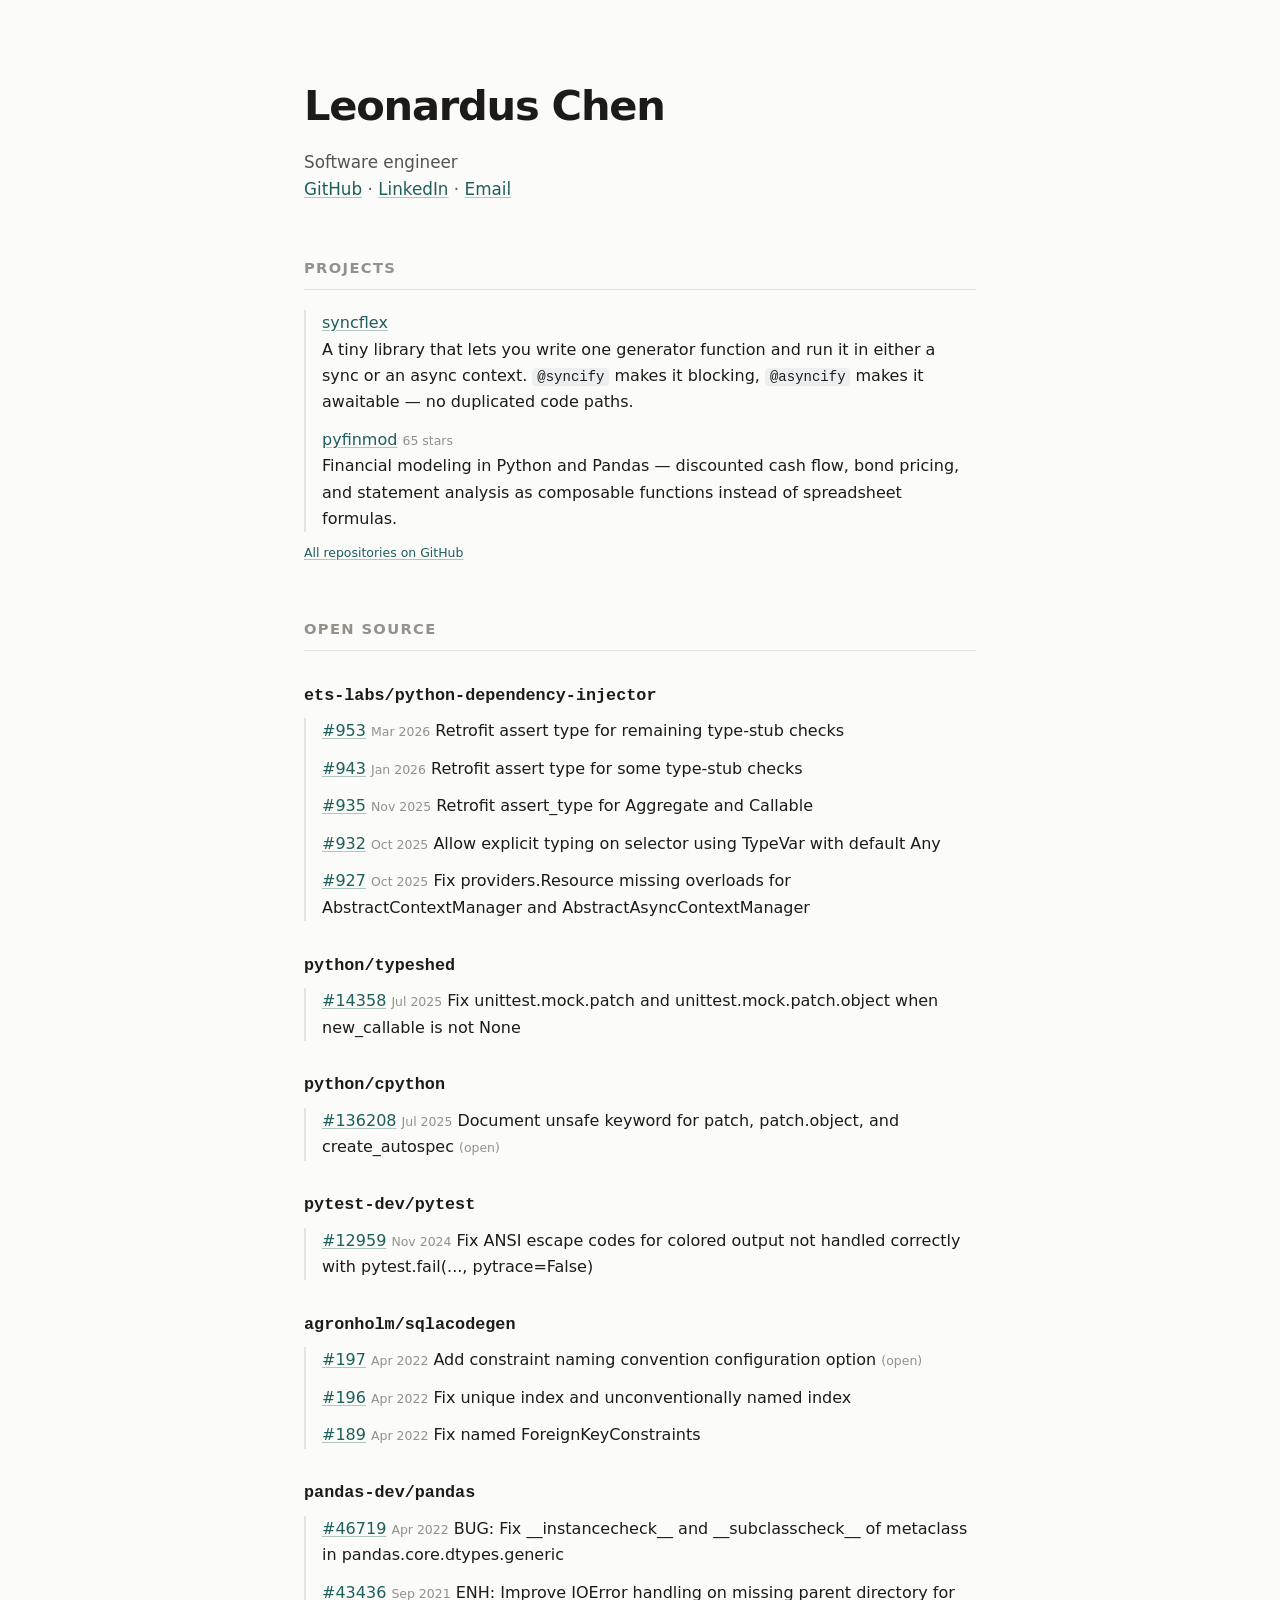
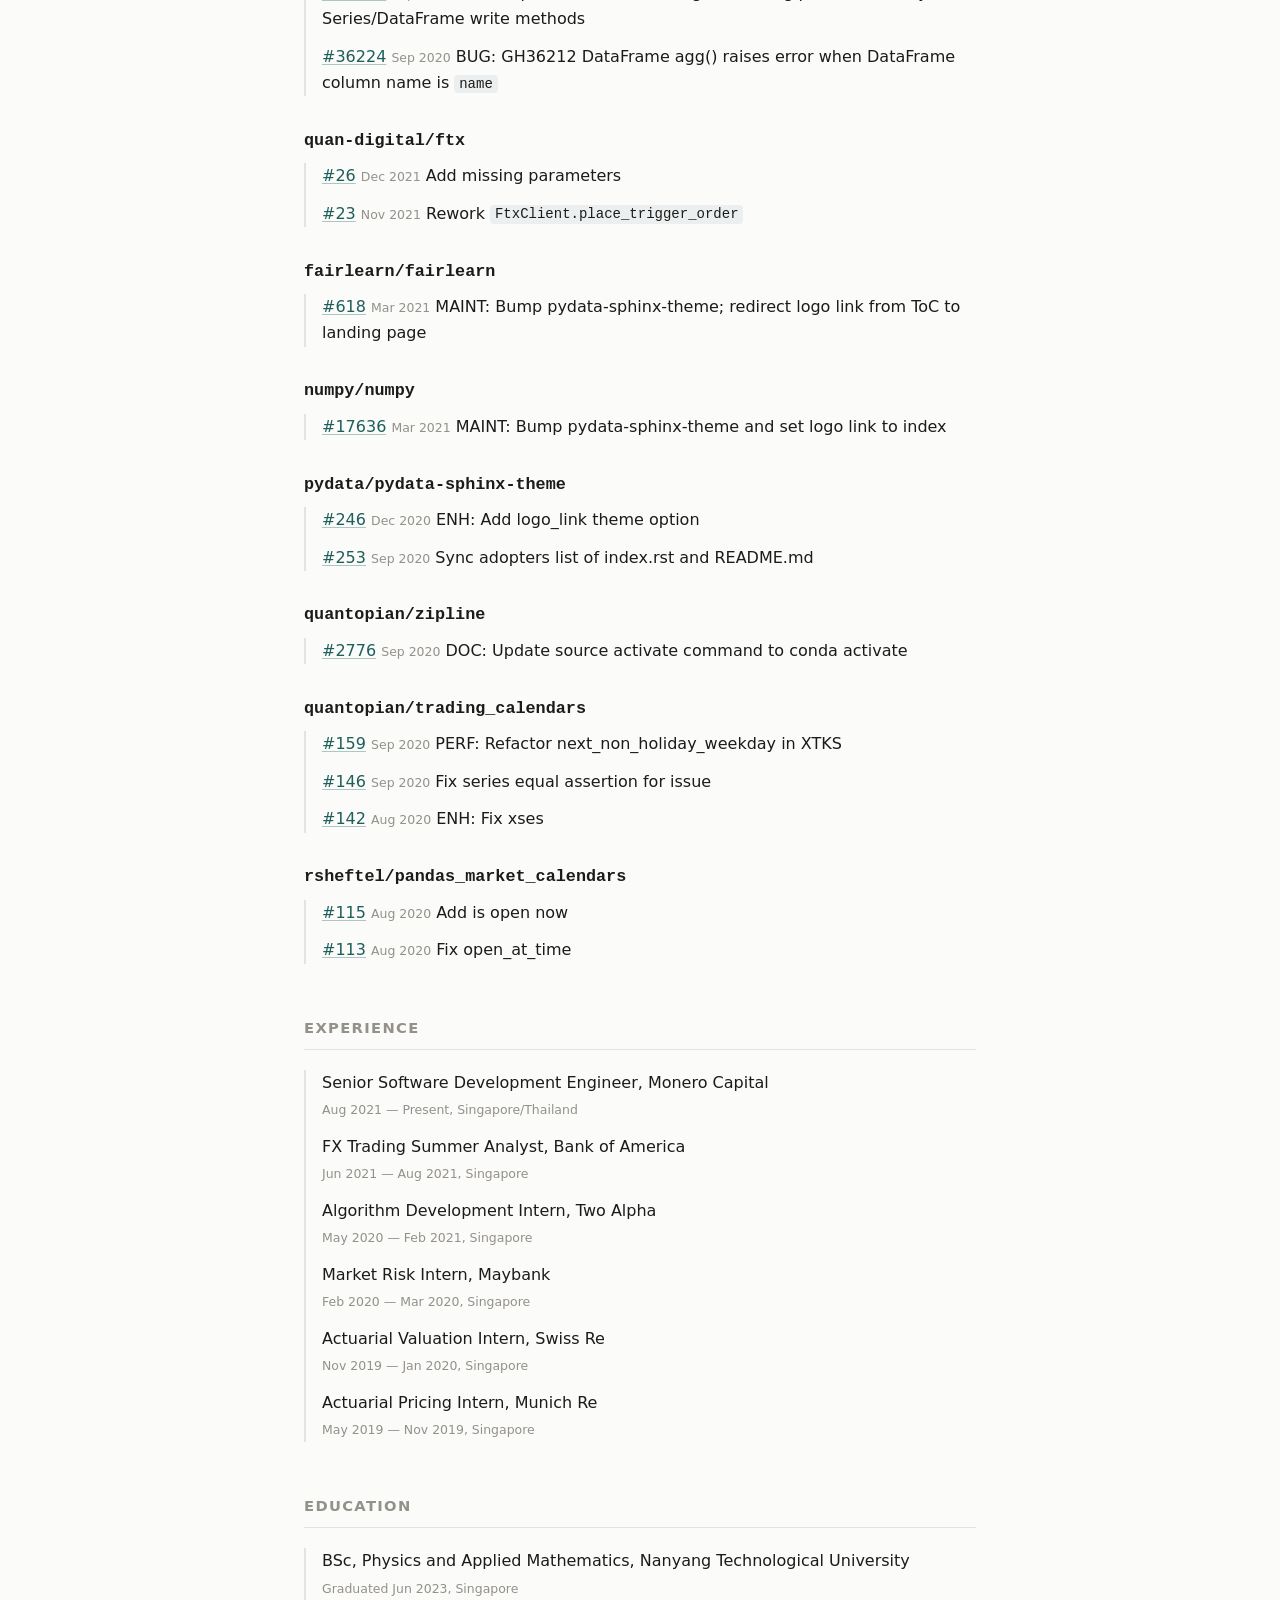
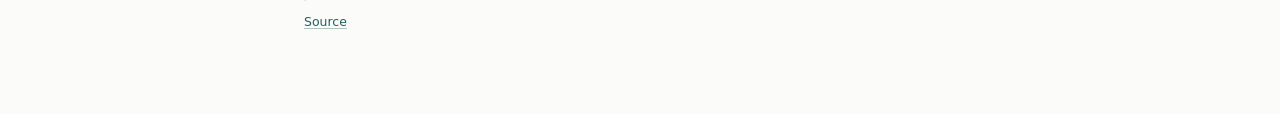
<file: index.html>
<!DOCTYPE html>
<!-- GENERATED BY build.py — edit content.toml, not this file. -->
<html lang="en">
<head>
<meta charset="utf-8">
<meta name="viewport" content="width=device-width, initial-scale=1">
<title>Leonardus Chen</title>
<meta name="description" content="Leonardus Chen — software engineer in Singapore. Python, backend systems, and the occasional side project.">
<link rel="canonical" href="https://leonarduschen.github.io/">

<meta property="og:type" content="website">
<meta property="og:title" content="Leonardus Chen">
<meta property="og:description" content="Leonardus Chen — software engineer in Singapore. Python, backend systems, and the occasional side project.">
<meta property="og:url" content="https://leonarduschen.github.io/">
<meta name="twitter:card" content="summary">

<link rel="icon" href="data:image/svg+xml,<svg xmlns='http://www.w3.org/2000/svg' viewBox='0 0 100 100'><rect width='100' height='100' rx='22' fill='%231f5f5b'/><path d='M22 32 L44 50 L22 68 M52 70 H76' stroke='%23fbfbfa' stroke-width='11' fill='none' stroke-linecap='round' stroke-linejoin='round'/></svg>">
<link rel="stylesheet" href="style.css">
</head>
<body>

<h1>Leonardus Chen</h1>
<p>Software engineer<br>
<a href="https://github.com/leonarduschen">GitHub</a> &middot; <a href="https://www.linkedin.com/in/leonarduschen/">LinkedIn</a> &middot; <a href="mailto:leonardus.chen@gmail.com">Email</a></p>

<h2>Projects</h2>
<ul>
  <li><a href="https://github.com/leonarduschen/syncflex">syncflex</a><br>A tiny library that lets you write one generator function and run it in either a sync or an async context. <code>@syncify</code> makes it blocking, <code>@asyncify</code> makes it awaitable — no duplicated code paths.</li>
  <li><a href="https://github.com/leonarduschen/pyfinmod">pyfinmod</a> <small>65 stars</small><br>Financial modeling in Python and Pandas — discounted cash flow, bond pricing, and statement analysis as composable functions instead of spreadsheet formulas.</li>
</ul>
<p><small><a href="https://github.com/leonarduschen?tab=repositories">All repositories on GitHub</a></small></p>

<h2>Open source</h2>
<h3><a href="https://github.com/ets-labs/python-dependency-injector">ets-labs/python-dependency-injector</a></h3>
<ul>
  <li><a href="https://github.com/ets-labs/python-dependency-injector/pull/953">#953</a> <small>Mar 2026</small> Retrofit assert type for remaining type-stub checks</li>
  <li><a href="https://github.com/ets-labs/python-dependency-injector/pull/943">#943</a> <small>Jan 2026</small> Retrofit assert type for some type-stub checks</li>
  <li><a href="https://github.com/ets-labs/python-dependency-injector/pull/935">#935</a> <small>Nov 2025</small> Retrofit assert_type for Aggregate and Callable</li>
  <li><a href="https://github.com/ets-labs/python-dependency-injector/pull/932">#932</a> <small>Oct 2025</small> Allow explicit typing on selector using TypeVar with default Any</li>
  <li><a href="https://github.com/ets-labs/python-dependency-injector/pull/927">#927</a> <small>Oct 2025</small> Fix providers.Resource missing overloads for AbstractContextManager and AbstractAsyncContextManager</li>
</ul>

<h3><a href="https://github.com/python/typeshed">python/typeshed</a></h3>
<ul>
  <li><a href="https://github.com/python/typeshed/pull/14358">#14358</a> <small>Jul 2025</small> Fix unittest.mock.patch and unittest.mock.patch.object when new_callable is not None</li>
</ul>

<h3><a href="https://github.com/python/cpython">python/cpython</a></h3>
<ul>
  <li><a href="https://github.com/python/cpython/pull/136208">#136208</a> <small>Jul 2025</small> Document unsafe keyword for patch, patch.object, and create_autospec <small>(open)</small></li>
</ul>

<h3><a href="https://github.com/pytest-dev/pytest">pytest-dev/pytest</a></h3>
<ul>
  <li><a href="https://github.com/pytest-dev/pytest/pull/12959">#12959</a> <small>Nov 2024</small> Fix ANSI escape codes for colored output not handled correctly with pytest.fail(..., pytrace=False)</li>
</ul>

<h3><a href="https://github.com/agronholm/sqlacodegen">agronholm/sqlacodegen</a></h3>
<ul>
  <li><a href="https://github.com/agronholm/sqlacodegen/pull/197">#197</a> <small>Apr 2022</small> Add constraint naming convention configuration option <small>(open)</small></li>
  <li><a href="https://github.com/agronholm/sqlacodegen/pull/196">#196</a> <small>Apr 2022</small> Fix unique index and unconventionally named index</li>
  <li><a href="https://github.com/agronholm/sqlacodegen/pull/189">#189</a> <small>Apr 2022</small> Fix named ForeignKeyConstraints</li>
</ul>

<h3><a href="https://github.com/pandas-dev/pandas">pandas-dev/pandas</a></h3>
<ul>
  <li><a href="https://github.com/pandas-dev/pandas/pull/46719">#46719</a> <small>Apr 2022</small> BUG: Fix __instancecheck__ and __subclasscheck__ of metaclass in pandas.core.dtypes.generic</li>
  <li><a href="https://github.com/pandas-dev/pandas/pull/43436">#43436</a> <small>Sep 2021</small> ENH: Improve IOError handling on missing parent directory for Series/DataFrame write methods</li>
  <li><a href="https://github.com/pandas-dev/pandas/pull/36224">#36224</a> <small>Sep 2020</small> BUG: GH36212 DataFrame agg() raises error when DataFrame column name is <code>name</code></li>
</ul>

<h3><a href="https://github.com/quan-digital/ftx">quan-digital/ftx</a></h3>
<ul>
  <li><a href="https://github.com/quan-digital/ftx/pull/26">#26</a> <small>Dec 2021</small> Add missing parameters</li>
  <li><a href="https://github.com/quan-digital/ftx/pull/23">#23</a> <small>Nov 2021</small> Rework <code>FtxClient.place_trigger_order</code></li>
</ul>

<h3><a href="https://github.com/fairlearn/fairlearn">fairlearn/fairlearn</a></h3>
<ul>
  <li><a href="https://github.com/fairlearn/fairlearn/pull/618">#618</a> <small>Mar 2021</small> MAINT: Bump pydata-sphinx-theme; redirect logo link from ToC to landing page</li>
</ul>

<h3><a href="https://github.com/numpy/numpy">numpy/numpy</a></h3>
<ul>
  <li><a href="https://github.com/numpy/numpy/pull/17636">#17636</a> <small>Mar 2021</small> MAINT: Bump pydata-sphinx-theme and set logo link to index</li>
</ul>

<h3><a href="https://github.com/pydata/pydata-sphinx-theme">pydata/pydata-sphinx-theme</a></h3>
<ul>
  <li><a href="https://github.com/pydata/pydata-sphinx-theme/pull/246">#246</a> <small>Dec 2020</small> ENH: Add logo_link theme option</li>
  <li><a href="https://github.com/pydata/pydata-sphinx-theme/pull/253">#253</a> <small>Sep 2020</small> Sync adopters list of index.rst and README.md</li>
</ul>

<h3><a href="https://github.com/quantopian/zipline">quantopian/zipline</a></h3>
<ul>
  <li><a href="https://github.com/quantopian/zipline/pull/2776">#2776</a> <small>Sep 2020</small> DOC: Update source activate command to conda activate</li>
</ul>

<h3><a href="https://github.com/quantopian/trading_calendars">quantopian/trading_calendars</a></h3>
<ul>
  <li><a href="https://github.com/quantopian/trading_calendars/pull/159">#159</a> <small>Sep 2020</small> PERF: Refactor next_non_holiday_weekday in XTKS</li>
  <li><a href="https://github.com/quantopian/trading_calendars/pull/146">#146</a> <small>Sep 2020</small> Fix series equal assertion for issue</li>
  <li><a href="https://github.com/quantopian/trading_calendars/pull/142">#142</a> <small>Aug 2020</small> ENH: Fix xses</li>
</ul>

<h3><a href="https://github.com/rsheftel/pandas_market_calendars">rsheftel/pandas_market_calendars</a></h3>
<ul>
  <li><a href="https://github.com/rsheftel/pandas_market_calendars/pull/115">#115</a> <small>Aug 2020</small> Add is open now</li>
  <li><a href="https://github.com/rsheftel/pandas_market_calendars/pull/113">#113</a> <small>Aug 2020</small> Fix open_at_time</li>
</ul>

<h2>Experience</h2>
<ul>
  <li>Senior Software Development Engineer, Monero Capital<br><small>Aug 2021 — Present, Singapore/Thailand</small></li>
  <li>FX Trading Summer Analyst, Bank of America<br><small>Jun 2021 — Aug 2021, Singapore</small></li>
  <li>Algorithm Development Intern, Two Alpha<br><small>May 2020 — Feb 2021, Singapore</small></li>
  <li>Market Risk Intern, Maybank<br><small>Feb 2020 — Mar 2020, Singapore</small></li>
  <li>Actuarial Valuation Intern, Swiss Re<br><small>Nov 2019 — Jan 2020, Singapore</small></li>
  <li>Actuarial Pricing Intern, Munich Re<br><small>May 2019 — Nov 2019, Singapore</small></li>
</ul>

<h2>Education</h2>
<ul>
  <li>BSc, Physics and Applied Mathematics, Nanyang Technological University<br><small>Graduated Jun 2023, Singapore</small></li>
</ul>

<p><small><a href="https://github.com/leonarduschen/leonarduschen.github.io">Source</a></small></p>

</body>
</html>
</file>
<file: style.css>
/* Element selectors only — the markup carries no classes, so this file is the
   whole design. `color-scheme: light` opts the page out of browser dark mode. */

:root {
  color-scheme: light;
  --bg:     #fbfbfa;
  --text:   #1c1b19;
  --muted:  #57544f;
  --faint:  #94908a;
  --rule:   #e5e3df;
  --accent: #1f5f5b;
  --mono:   ui-monospace, SFMono-Regular, Menlo, monospace;
}

body {
  max-width: 42rem;
  margin: 0 auto;
  padding: 4.5rem 1.25rem 5rem;
  background: var(--bg);
  color: var(--text);
  font: 1rem/1.65 system-ui, -apple-system, "Segoe UI", sans-serif;
  -webkit-font-smoothing: antialiased;
}

a {
  color: var(--accent);
  text-decoration-color: color-mix(in srgb, var(--accent) 35%, transparent);
  text-underline-offset: 2px;
}
a:hover { text-decoration-color: var(--accent); }

h1 {
  font-size: 2.6rem;
  letter-spacing: -0.03em;
  margin: 0;
}

/* The tagline and link row directly under the name. */
h1 + p {
  font-size: 1.05rem;
  margin-top: 0.5rem;
}
h1 + p a { font-weight: 500; }

/* Section headings: small, faint, ruled off. */
h2 {
  font-size: 0.92rem;
  font-weight: 600;
  text-transform: uppercase;
  letter-spacing: 0.09em;
  color: var(--faint);
  margin: 3.25rem 0 1.25rem;
  padding-bottom: 0.55rem;
  border-bottom: 1px solid var(--rule);
}

/* Repo names. */
h3 {
  font-family: var(--mono);
  font-size: 1.05rem;
  margin: 1.9rem 0 0.55rem;
}
h3 a { color: var(--text); text-decoration: none; }
h3 a:hover { color: var(--accent); }

p { margin: 0.4rem 0 0; color: var(--muted); }

/* Lists hang off a rule instead of bullets. */
ul {
  list-style: none;
  margin: 0;
  padding: 0 0 0 1rem;
  border-left: 2px solid var(--rule);
}

li { margin: 0.7rem 0; }
li:first-child { margin-top: 0; }
li:last-child { margin-bottom: 0; }

small {
  font-size: 0.78rem;
  color: var(--faint);
}

code {
  font-family: var(--mono);
  font-size: 0.875em;
  background: #eceff0;
  padding: 0.1em 0.35em;
  border-radius: 4px;
}
</file>
